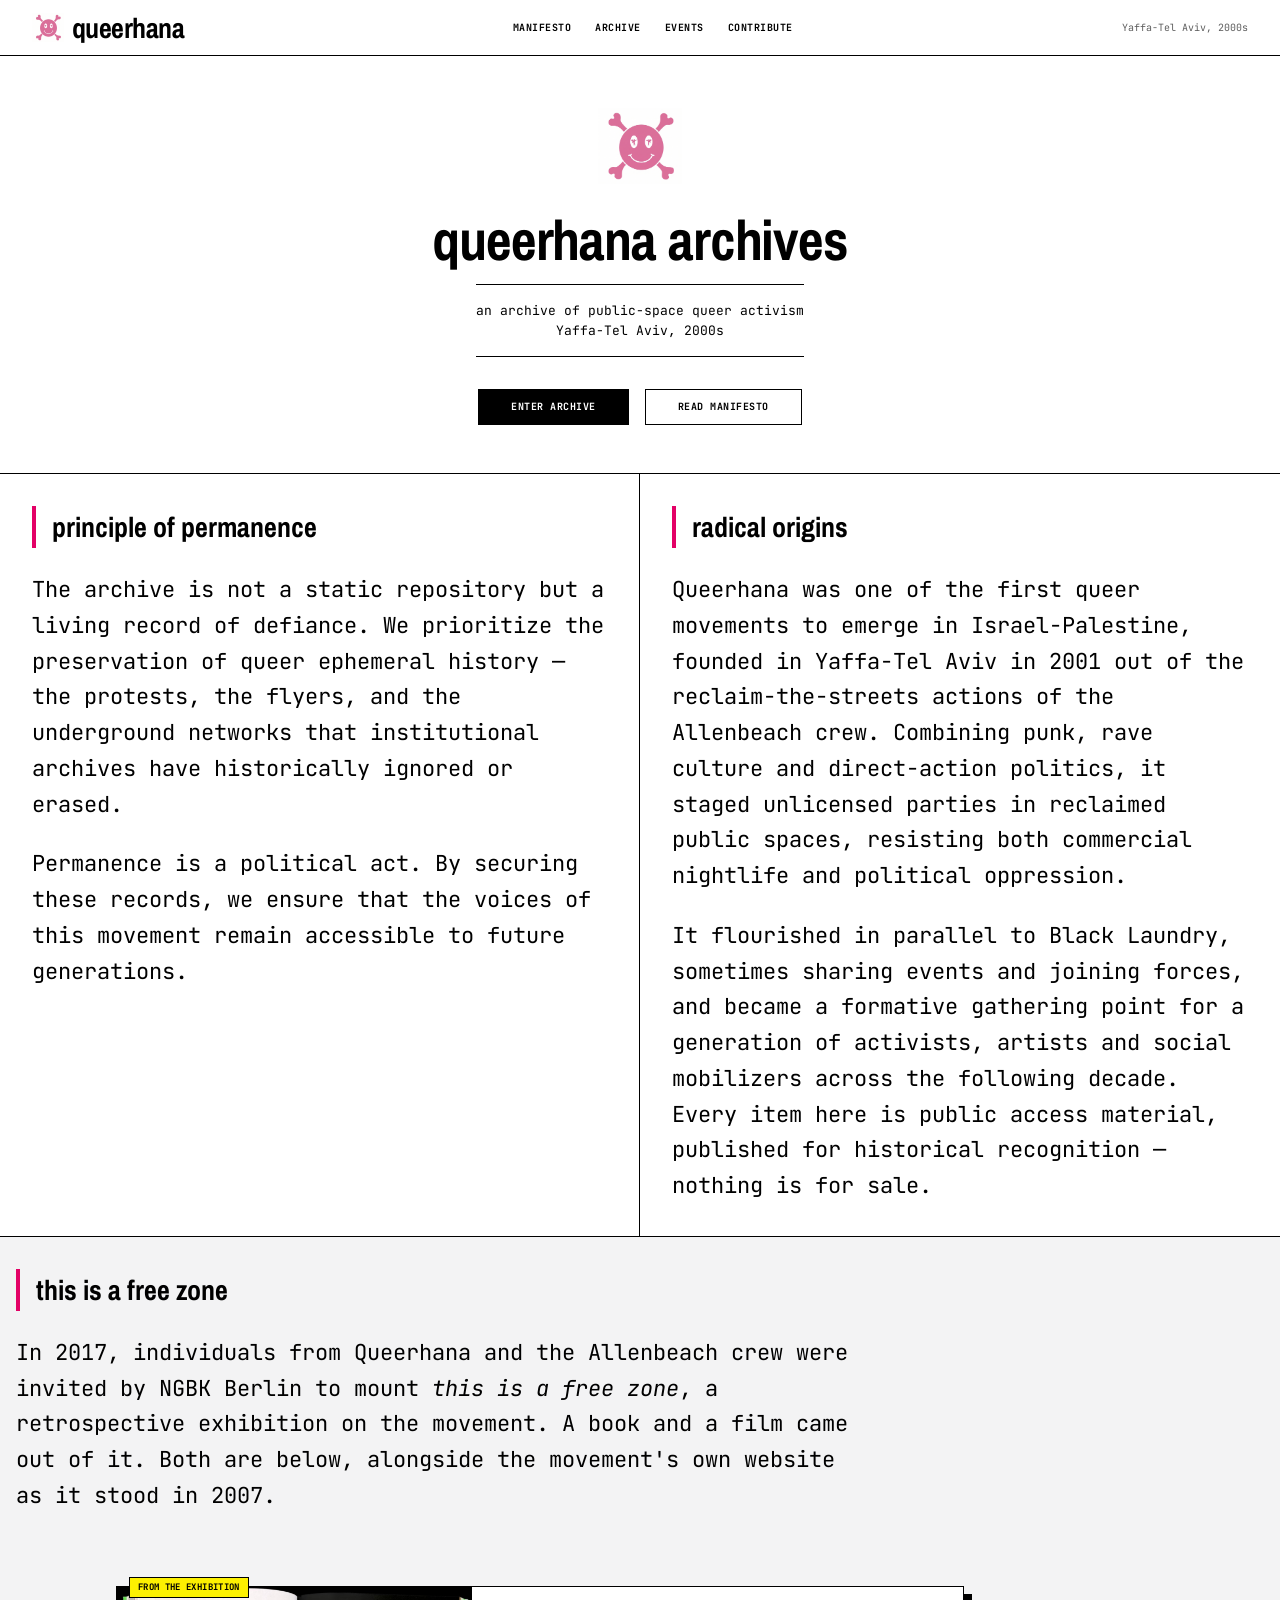
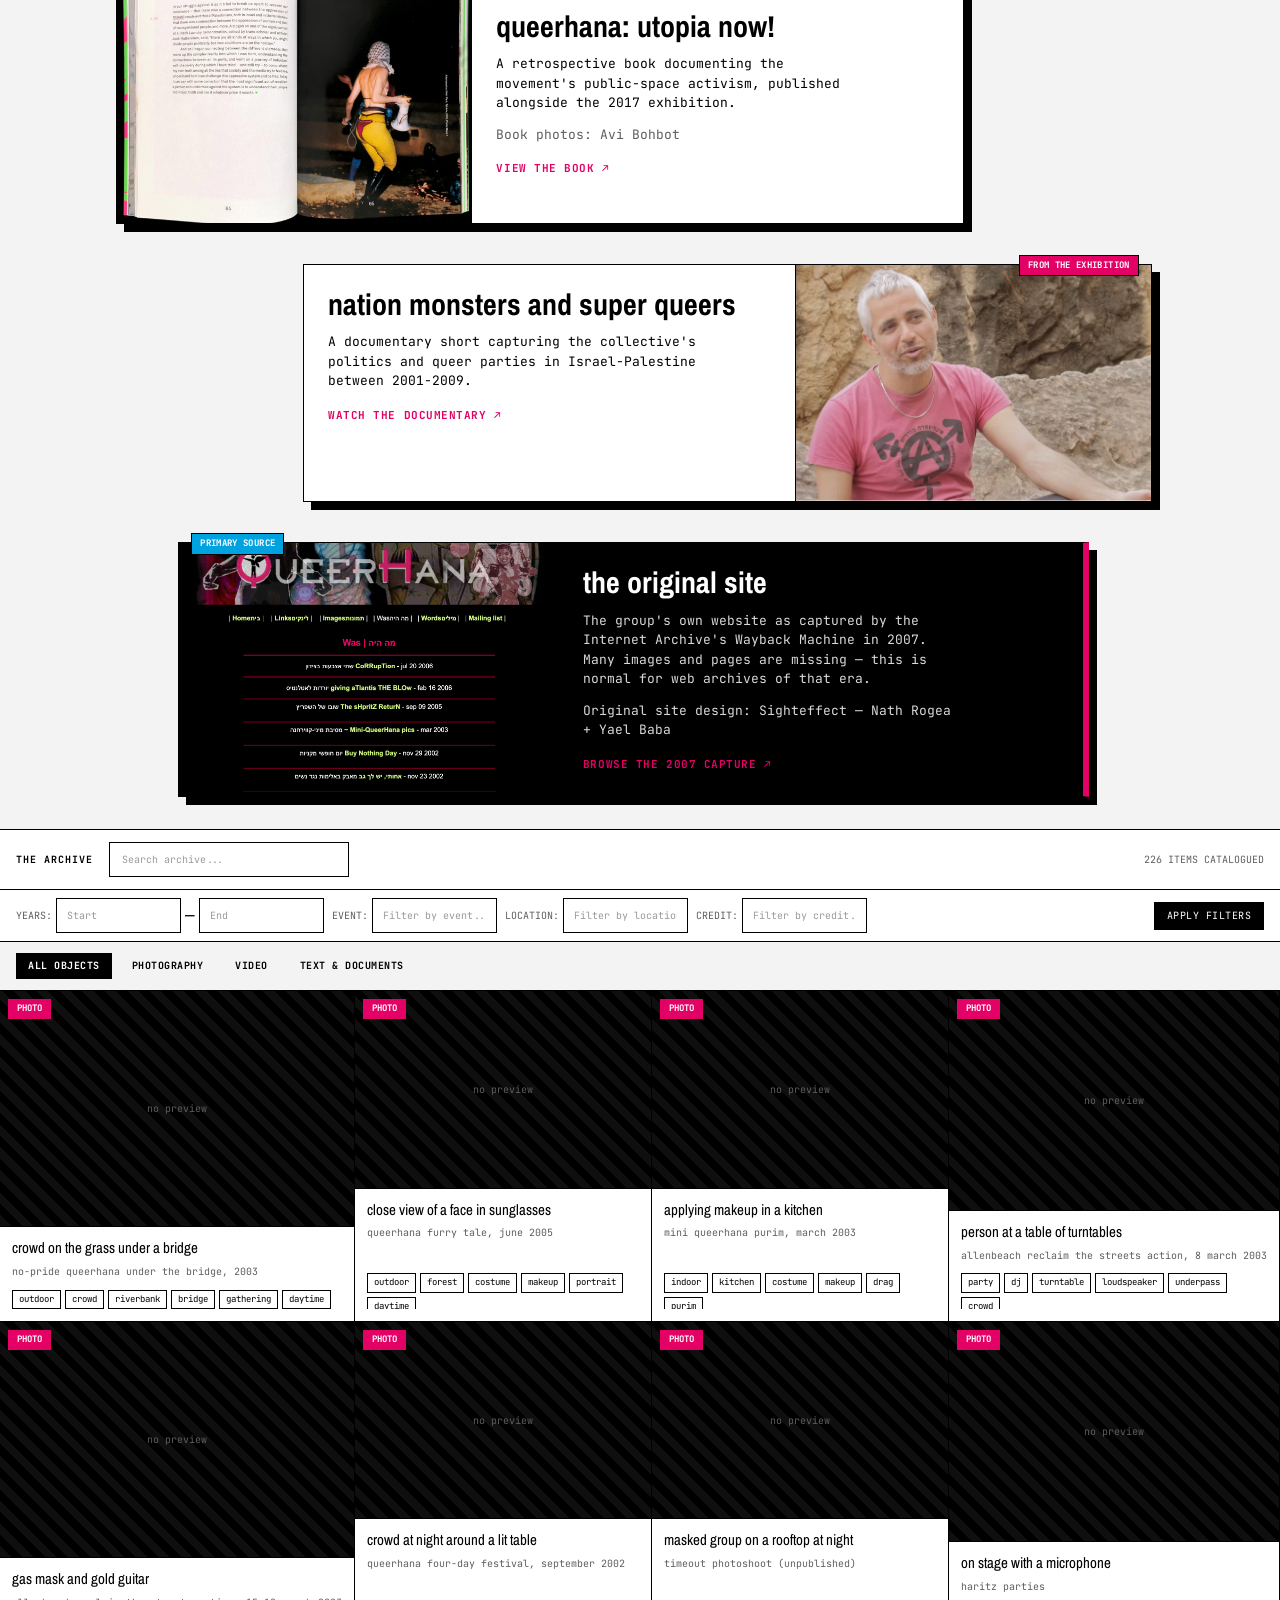
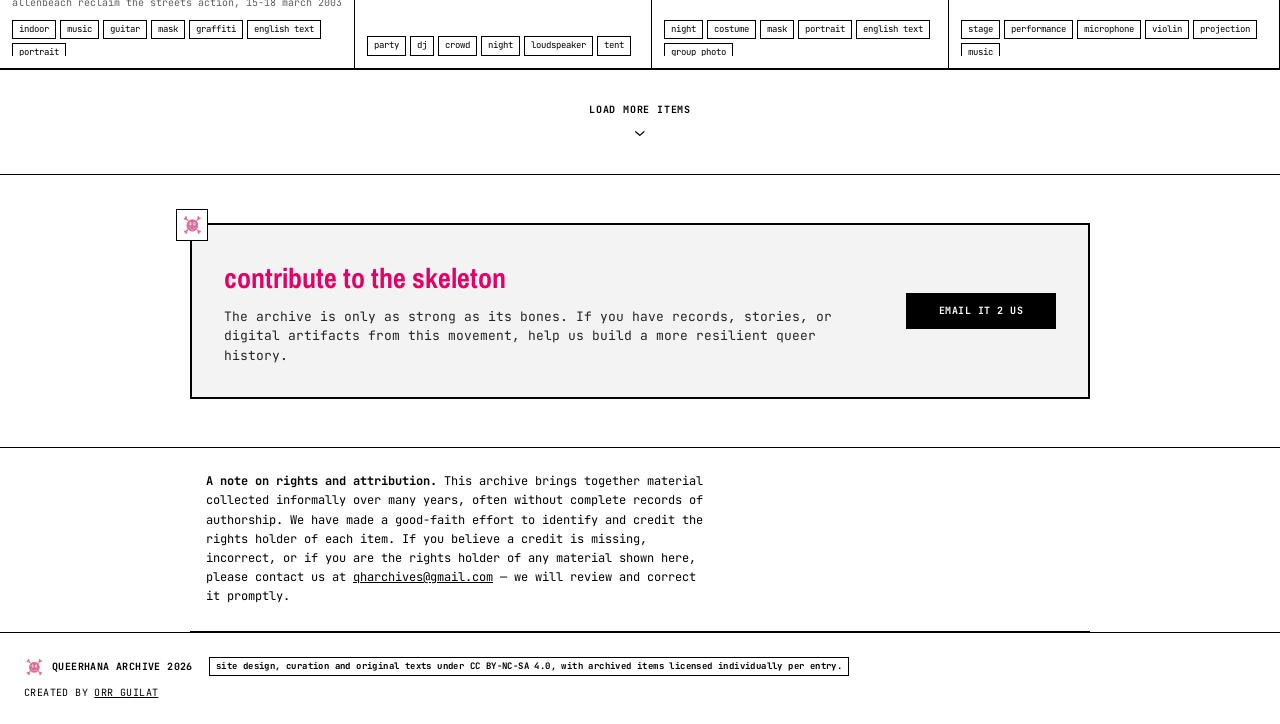
<file: index.html>
<!DOCTYPE html>
<html lang="en">
<head>
<meta charset="UTF-8">
<meta name="viewport" content="width=device-width, initial-scale=1.0">
<title>QueeRhaNA Archives</title>
<meta name="description" content="A public archive of material from a decade of queer public-space activism, Yaffa-Tel Aviv, 2000s.">
<meta property="og:type" content="website">
<meta property="og:url" content="https://queerhana.org/">
<meta property="og:title" content="QueeRhaNA Archives">
<meta property="og:description" content="A public archive of material from a decade of queer public-space activism, Yaffa-Tel Aviv, 2000s.">
<meta property="og:image" content="https://queerhana.org/assets/og-image.png">
<meta property="og:image:width" content="1200">
<meta property="og:image:height" content="630">
<meta name="twitter:card" content="summary_large_image">
<meta name="twitter:title" content="QueeRhaNA Archives">
<meta name="twitter:description" content="A public archive of material from a decade of queer public-space activism, Yaffa-Tel Aviv, 2000s.">
<meta name="twitter:image" content="https://queerhana.org/assets/og-image.png">
<link rel="icon" type="image/png" sizes="32x32" href="assets/favicon-32.png">
<link rel="icon" type="image/png" sizes="16x16" href="assets/favicon-16.png">
<link rel="apple-touch-icon" sizes="180x180" href="assets/apple-touch-icon.png">
<link rel="preconnect" href="https://fonts.googleapis.com">
<link href="https://fonts.googleapis.com/css2?family=Archivo+Narrow:wght@400;700&family=JetBrains+Mono:wght@400;500;700&display=swap" rel="stylesheet">
<link rel="stylesheet" href="style.css">
</head>
<body>

<header class="topnav">
  <div class="wordmark-group">
    <img src="assets/bones-smiley.png" alt="" class="logo-icon" width="32" height="32">
    <span class="wordmark">queerhana</span>
  </div>
  <nav aria-label="Section navigation">
    <a href="#manifesto">Manifesto</a>
    <a href="#archive">Archive</a>
    <a href="events.html">Events</a>
    <a href="#contribute">Contribute</a>
  </nav>
  <span class="locale">Yaffa-Tel Aviv, 2000s</span>
</header>

<main>
  <section class="hero" id="hero">
    <img src="assets/bones-smiley.png" alt="Queerhana" class="hero-logo" width="84" height="84">
    <h1>queerhana archives</h1>
    <p>an archive of public-space queer activism<br>Yaffa-Tel Aviv, 2000s</p>
    <div class="actions">
      <a class="btn btn-primary" href="#archive">Enter Archive</a>
      <a class="btn" href="#manifesto">Read Manifesto</a>
    </div>
  </section>

  <section class="manifesto" id="manifesto">
    <div>
      <h2>principle of permanence</h2>
      <p>The archive is not a static repository but a living record of defiance. We prioritize the preservation of queer ephemeral history — the protests, the flyers, and the underground networks that institutional archives have historically ignored or erased.</p>
      <p>Permanence is a political act. By securing these records, we ensure that the voices of this movement remain accessible to future generations.</p>
    </div>
    <div>
      <h2>radical origins</h2>
      <p>Queerhana was one of the first queer movements to emerge in Israel-Palestine, founded in Yaffa-Tel Aviv in 2001 out of the reclaim-the-streets actions of the Allenbeach crew. Combining punk, rave culture and direct-action politics, it staged unlicensed parties in reclaimed public spaces, resisting both commercial nightlife and political oppression.</p>
      <p>It flourished in parallel to Black Laundry, sometimes sharing events and joining forces, and became a formative gathering point for a generation of activists, artists and social mobilizers across the following decade. Every item here is public access material, published for historical recognition — nothing is for sale.</p>
    </div>
  </section>

  <section class="featured-ref" id="featured-reference">
    <div class="featured-intro">
      <h2>this is a free zone</h2>
      <p>In 2017, individuals from Queerhana and the Allenbeach crew were invited by NGBK Berlin to mount <em>this is a free zone</em>, a retrospective exhibition on the movement. A book and a film came out of it. Both are below, alongside the movement's own website as it stood in 2007.</p>
    </div>

    <article class="featured-card featured-card--book">
      <div class="featured-media">
        <span class="featured-badge featured-badge--yellow">From the Exhibition</span>
        <div class="featured-media-frame">
          <img id="featured-img-book" alt="The Queerhana: Utopia Now! book, photographed for the 2017 exhibition." width="600" height="400">
        </div>
      </div>
      <div class="featured-content">
        <h3>queerhana: utopia now!</h3>
        <p>A retrospective book documenting the movement's public-space activism, published alongside the 2017 exhibition.</p>
        <p class="featured-credit">Book photos: Avi Bohbot</p>
        <a class="featured-link" href="https://www.beck-shop.de/queerhana/product/25623262" target="_blank" rel="noopener">View the book &#8599;</a>
      </div>
    </article>

    <article class="featured-card featured-card--docu">
      <div class="featured-media">
        <span class="featured-badge featured-badge--pink">From the Exhibition</span>
        <div class="featured-media-frame">
          <img id="featured-img-docu" alt="Still from Nation Monsters and Super Queers, photographed for the 2017 exhibition." width="600" height="400">
        </div>
      </div>
      <div class="featured-content">
        <h3>nation monsters and super queers</h3>
        <p>A documentary short capturing the collective's politics and queer parties in Israel-Palestine between 2001-2009.</p>
        <a class="featured-link" href="https://vimeo.com/299985084" target="_blank" rel="noopener">Watch the documentary &#8599;</a>
      </div>
    </article>

    <article class="featured-card featured-card--site">
      <div class="featured-media">
        <span class="featured-badge featured-badge--cyan">Primary Source</span>
        <div class="featured-media-frame">
          <img id="featured-img-site" alt="Screenshot of the Queerhana website as captured by the Internet Archive's Wayback Machine in 2007." width="600" height="400">
        </div>
      </div>
      <div class="featured-content">
        <h3>the original site</h3>
        <p>The group's own website as captured by the Internet Archive's Wayback Machine in 2007. Many images and pages are missing — this is normal for web archives of that era.</p>
        <p class="featured-credit">Original site design: Sighteffect — Nath Rogea + Yael Baba</p>
        <a class="featured-link" href="https://web.archive.org/web/20070107140652/http://queerhana.org/" target="_blank" rel="noopener">Browse the 2007 capture &#8599;</a>
      </div>
    </article>
  </section>

  <section id="archive">
    <div class="archive-header">
      <div class="archive-header-top">
        <div class="title-row">
          <h2>The Archive</h2>
          <label for="search-input" class="visually-hidden">Search archive</label>
          <input type="search" id="search-input" placeholder="Search archive..." autocomplete="off">
        </div>
        <span class="item-count" id="item-count"></span>
      </div>

      <button class="filters-toggle" id="filters-toggle" aria-expanded="false" aria-controls="collapsible-filters">Filters <span class="chevron">&#8964;</span></button>

      <div class="collapsible-filters" id="collapsible-filters">
        <div class="adv-filters">
          <div class="adv-field">
            <span class="adv-label">Years:</span>
            <input type="text" id="filter-year-start" placeholder="Start" class="adv-input adv-input--narrow">
            <span class="adv-dash">—</span>
            <input type="text" id="filter-year-end" placeholder="End" class="adv-input adv-input--narrow">
          </div>
          <div class="adv-field">
            <span class="adv-label">Event:</span>
            <input type="text" id="filter-event" placeholder="Filter by event..." class="adv-input">
          </div>
          <div class="adv-field">
            <span class="adv-label">Location:</span>
            <input type="text" id="filter-location" placeholder="Filter by location..." class="adv-input">
          </div>
          <div class="adv-field">
            <span class="adv-label">Credit:</span>
            <input type="text" id="filter-credit" placeholder="Filter by credit..." class="adv-input">
          </div>
          <button class="btn btn-primary adv-apply" id="apply-filters">Apply Filters</button>
        </div>

        <nav class="type-filters" aria-label="Filter archive items">
          <button class="filter-btn active" data-filter="all">All Objects</button>
          <button class="filter-btn" data-filter="image">Photography</button>
          <button class="filter-btn" data-filter="video">Video</button>
          <button class="filter-btn" data-filter="pdf">Text &amp; Documents</button>
        </nav>
      </div>
    </div>

    <div id="event-header"></div>

    <section class="grid" id="catalog-grid" aria-live="polite">
      <!-- items injected by script.js -->
    </section>

    <div class="load-more-wrap">
      <button id="load-more" class="load-more" hidden>
        <span>Load More Items</span>
        <span class="chevron">&#8964;</span>
      </button>
    </div>
  </section>

  <section class="contribute" id="contribute">
    <div class="contribute-box">
      <span class="contribute-badge">
        <img src="assets/bones-smiley.png" alt="">
      </span>
      <div>
        <h2>contribute to the skeleton</h2>
        <p>The archive is only as strong as its bones. If you have records, stories, or digital artifacts from this movement, help us build a more resilient queer history.</p>
      </div>
      <a class="btn btn-primary" href="mailto:qharchives@gmail.com">Email It 2 Us</a>
    </div>
  </section>

  <section class="rights-note" id="rights">
    <p>
      <strong>A note on rights and attribution.</strong>
      This archive brings together material collected informally over many years, often without complete records of authorship. We have made a good-faith effort to identify and credit the rights holder of each item. If you believe a credit is missing, incorrect, or if you are the rights holder of any material shown here, please contact us at
      <a href="mailto:qharchives@gmail.com">qharchives@gmail.com</a> — we will review and correct it promptly.
    </p>
  </section>
</main>

<footer class="site-footer">
  <div class="footer-inner">
    <div class="footer-brand">
      <img src="assets/bones-smiley.png" alt="" class="footer-logo" width="20" height="20">
      <span>queerhana archive 2026</span>
      <span class="lic">site design, curation and original texts under CC BY-NC-SA 4.0, with archived items licensed individually per entry.</span>
    </div>
    <div class="footer-links">
      <span>Created by <a href="https://en.orrguilat.org/" target="_blank" rel="noopener">Orr Guilat</a></span>
    </div>
  </div>
</footer>

<div class="modal-overlay" id="item-modal" hidden>
  <div class="modal" role="dialog" aria-modal="true" aria-labelledby="modal-title">
    <button class="modal-close" id="modal-close" aria-label="Close">&times;</button>
    <div class="modal-thumb" id="modal-thumb"></div>
    <div class="modal-body">
      <h3 class="modal-title" id="modal-title"></h3>
      <dl class="modal-fields" id="modal-fields"></dl>
      <div class="modal-tags" id="modal-tags"></div>
      <button class="modal-desc-toggle" id="modal-desc-toggle" type="button" aria-expanded="false" aria-controls="modal-desc" aria-label="Show description">
        <span class="modal-desc-toggle-icon" aria-hidden="true">i</span> Description
      </button>
      <p class="modal-desc" id="modal-desc" hidden></p>
      <div class="card-footer" id="modal-footer">
        <div class="card-actions" id="modal-actions"></div>
      </div>
    </div>
  </div>
</div>

<script src="script.js"></script>
</body>
</html>
</file>
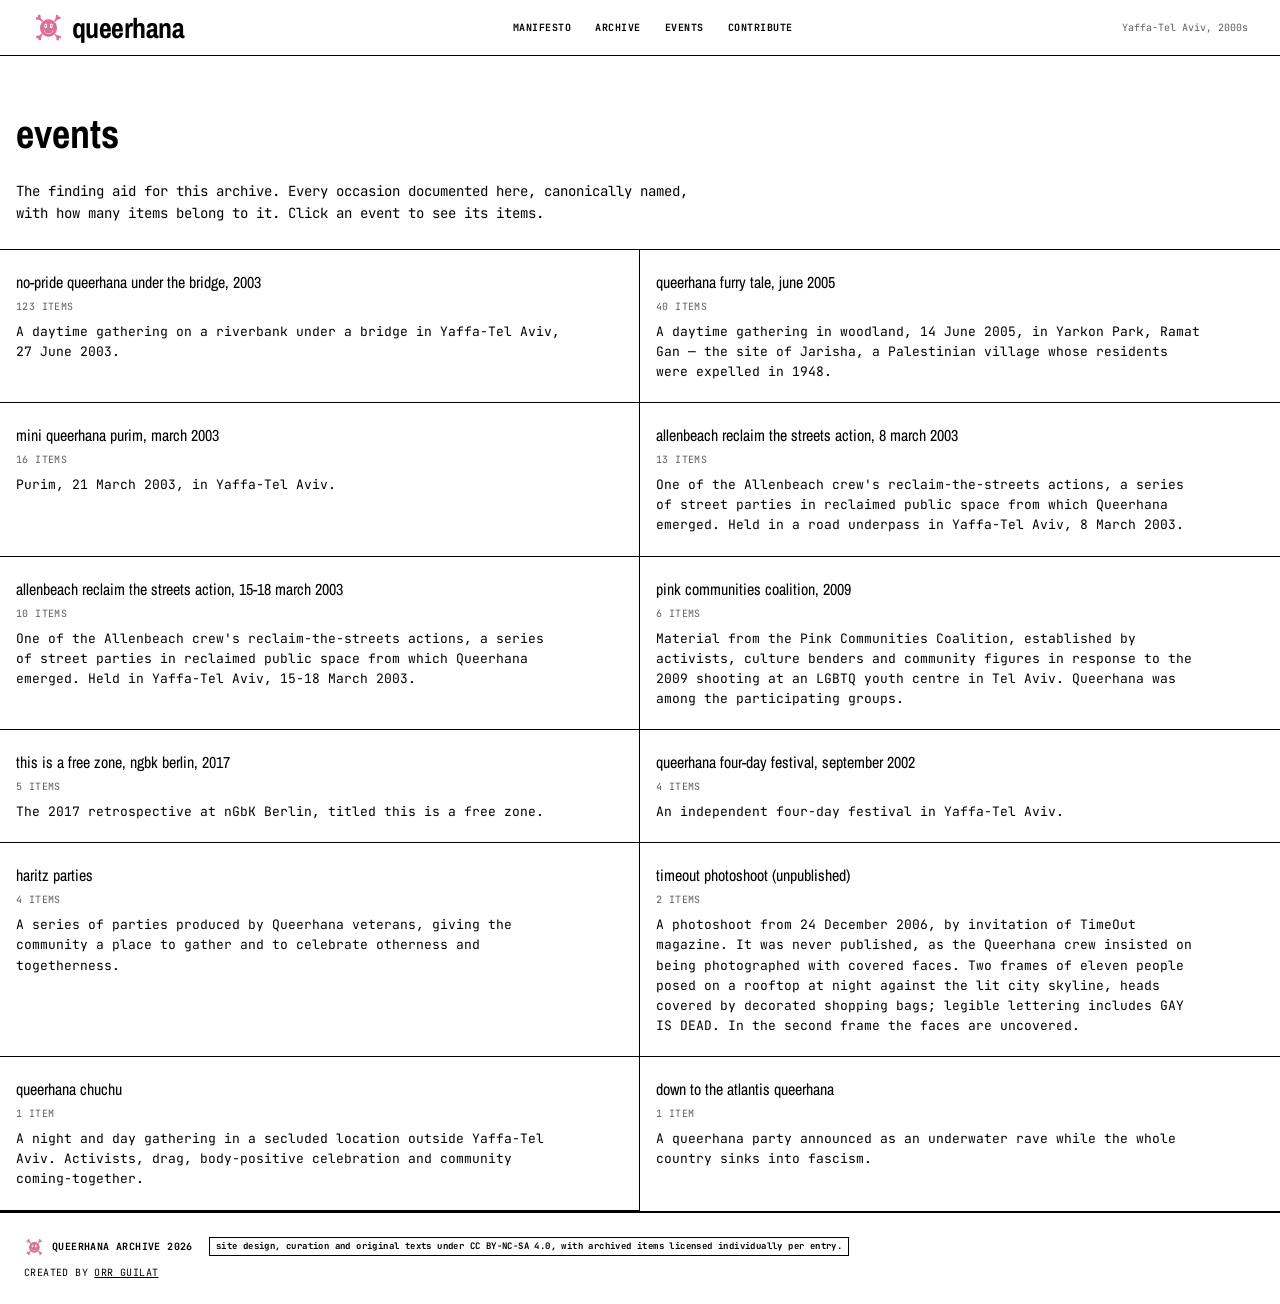
<file: events.html>
<!DOCTYPE html>
<html lang="en">
<head>
<meta charset="UTF-8">
<meta name="viewport" content="width=device-width, initial-scale=1.0">
<title>Events — QueeRhaNA Archives</title>
<meta name="description" content="The finding aid for QueeRhaNA Archives: every canonical event, with its item count.">
<link rel="icon" type="image/png" sizes="32x32" href="assets/favicon-32.png">
<link rel="icon" type="image/png" sizes="16x16" href="assets/favicon-16.png">
<link rel="apple-touch-icon" sizes="180x180" href="assets/apple-touch-icon.png">
<link rel="preconnect" href="https://fonts.googleapis.com">
<link href="https://fonts.googleapis.com/css2?family=Archivo+Narrow:wght@400;700&family=JetBrains+Mono:wght@400;500;700&display=swap" rel="stylesheet">
<link rel="stylesheet" href="style.css">
</head>
<body>

<header class="topnav">
  <div class="wordmark-group">
    <a href="index.html" style="display:flex;align-items:center;gap:8px;text-decoration:none;color:inherit;">
      <img src="assets/bones-smiley.png" alt="" class="logo-icon" width="32" height="32">
      <span class="wordmark">queerhana</span>
    </a>
  </div>
  <nav aria-label="Section navigation">
    <a href="index.html#manifesto">Manifesto</a>
    <a href="index.html#archive">Archive</a>
    <a href="events.html">Events</a>
    <a href="index.html#contribute">Contribute</a>
  </nav>
  <span class="locale">Yaffa-Tel Aviv, 2000s</span>
</header>

<main>
  <section class="events-intro">
    <h1>events</h1>
    <p>The finding aid for this archive. Every occasion documented here, canonically named, with how many items belong to it. Click an event to see its items.</p>
  </section>

  <section class="events-list" id="events-list" aria-live="polite">
    <!-- populated by events.js -->
  </section>
</main>

<footer class="site-footer">
  <div class="footer-inner">
    <div class="footer-brand">
      <img src="assets/bones-smiley.png" alt="" class="footer-logo" width="20" height="20">
      <span>queerhana archive 2026</span>
      <span class="lic">site design, curation and original texts under CC BY-NC-SA 4.0, with archived items licensed individually per entry.</span>
    </div>
    <div class="footer-links">
      <span>Created by <a href="https://en.orrguilat.org/" target="_blank" rel="noopener">Orr Guilat</a></span>
    </div>
  </div>
</footer>

<script src="events.js"></script>
</body>
</html>
</file>
<file: style.css>
:root {
  --ink: #000000;
  --paper: #ffffff;
  --bg: #f9f9f9;
  --surface-low: #f3f3f4;
  --secondary: #5e5e5e;
  --voltage-pink: #e30166;
  --bright-yellow: #fdf001;
  --neon-green: #00ff41;
  --cyber-blue: #00a3e0;
  --font-display: 'Archivo Narrow', 'Arial Narrow', sans-serif;
  --font-mono: 'JetBrains Mono', 'Space Mono', monospace;
}

* { box-sizing: border-box; }
html { background: var(--bg); }
body {
  margin: 0;
  background: var(--paper);
  color: var(--ink);
  font-family: var(--font-mono);
  line-height: 1.5;
}
a { color: inherit; }
button { font-family: inherit; cursor: pointer; }
input { font-family: inherit; }
a:focus-visible, button:focus-visible, input:focus-visible {
  outline: 2px solid var(--voltage-pink); outline-offset: 1px;
}
.visually-hidden {
  position: absolute; width: 1px; height: 1px;
  overflow: hidden; clip: rect(0 0 0 0); white-space: nowrap;
}

/* ---------- Top nav ---------- */
.topnav {
  position: sticky; top: 0; z-index: 50;
  background: var(--paper);
  border-bottom: 1px solid var(--ink);
  display: flex; justify-content: space-between; align-items: center;
  padding: 0 16px; height: 56px;
}
.wordmark-group { display: flex; align-items: center; gap: 8px; }
.logo-icon { width: 28px; height: 28px; object-fit: contain; display: block; }
.topnav .wordmark {
  font-family: var(--font-display); font-weight: 700;
  font-size: 22px; text-transform: lowercase; letter-spacing: -0.02em;
}
.topnav nav { display: flex; gap: 4px; }
.topnav nav a {
  font-size: 10px; font-weight: 700; text-transform: uppercase;
  letter-spacing: 0.05em; text-decoration: none; color: var(--ink);
  padding: 6px 10px;
}
.topnav nav a:hover { background: var(--voltage-pink); color: #fff; }
.topnav .locale { font-size: 10px; color: var(--secondary); display: none; }

@media (min-width: 768px) {
  .topnav { padding: 0 32px; }
  .topnav .wordmark { font-size: 28px; }
  .logo-icon { width: 32px; height: 32px; }
  .topnav .locale { display: inline; }
}

/* ---------- Hero ---------- */
.hero {
  border-bottom: 1px solid var(--ink);
  padding: 48px 16px;
  min-height: 40vh;
  display: flex; flex-direction: column; align-items: center; justify-content: center;
  text-align: center;
}
.hero-logo {
  width: 84px; height: 84px; object-fit: contain; margin-bottom: 24px;
  animation: blink 1s infinite alternate;
}
@keyframes blink { from { opacity: 1; } to { opacity: 0.4; } }
.hero h1 {
  font-family: var(--font-display); font-weight: 700;
  font-size: 8vw; line-height: 1; text-transform: lowercase;
  letter-spacing: -0.02em; margin: 0 0 16px;
}
.hero p {
  font-size: 13px; max-width: 672px; margin: 0 auto 32px;
  border-top: 1px solid var(--ink); border-bottom: 1px solid var(--ink);
  padding: 16px 0;
}
.hero .actions { display: flex; flex-direction: column; gap: 16px; }
.btn {
  display: inline-block; padding: 12px 32px;
  font-size: 10px; font-weight: 700; line-height: 1; text-transform: uppercase; letter-spacing: 0.05em;
  border: 1px solid var(--ink); text-decoration: none; text-align: center;
  background: transparent; color: var(--ink); white-space: nowrap;
}
.btn:hover { background: var(--ink); color: var(--paper); }
.btn-primary { background: var(--ink); color: var(--paper); }
.btn-primary:hover { background: var(--voltage-pink); border-color: var(--voltage-pink); }

@media (min-width: 640px) {
  .hero h1 { font-size: 56px; }
  .hero .actions { flex-direction: row; justify-content: center; }
}

/* ---------- Manifesto ---------- */
.manifesto {
  display: grid; grid-template-columns: 1fr;
  border-bottom: 1px solid var(--ink);
}
.manifesto > div {
  padding: 16px;
  border-bottom: 1px solid var(--ink);
}
.manifesto > div:last-child { border-bottom: none; }
.manifesto h2 {
  font-family: var(--font-display); font-weight: 700; font-size: 22px;
  text-transform: lowercase; margin: 0 0 24px;
  border-left: 4px solid var(--voltage-pink); padding-left: 16px;
}
.manifesto p { font-size: 18px; line-height: 1.625; max-width: 65ch; margin: 0 0 24px; }
.manifesto p:last-child { margin-bottom: 0; }

@media (min-width: 768px) {
  .manifesto { grid-template-columns: 1fr 1fr; }
  .manifesto > div { padding: 32px; border-bottom: none; }
  .manifesto > div:first-child { border-right: 1px solid var(--ink); }
  .manifesto h2 { font-size: 28px; }
  .manifesto p { font-size: 22px; }
}

/* ---------- Featured reference (book / documentary / original site) ---------- */
.featured-intro h2 {
  font-family: var(--font-display); font-weight: 700; font-size: 22px;
  text-transform: lowercase; margin: 0 0 24px;
  border-left: 4px solid var(--voltage-pink); padding-left: 16px;
}
.featured-intro h2 em { font-style: normal; } /* lowercase house style already signals the title; no italic needed */
.featured-intro p { font-size: 18px; line-height: 1.625; max-width: 65ch; margin: 0 0 32px; }

@media (min-width: 768px) {
  .featured-intro h2 { font-size: 28px; }
  .featured-intro p { font-size: 22px; }
}

.featured-ref {
  border-bottom: 1px solid var(--ink);
  background: var(--surface-low); /* nearest existing var to mockup's #FCFAED */
  padding: 32px 16px;
  display: flex; flex-direction: column; gap: 40px;
}

.featured-card {
  border: 1px solid var(--ink);
  background: var(--paper);
  display: flex; flex-direction: column;
  box-shadow: 8px 8px 0 var(--ink);
}

.featured-media {
  position: relative;
  border-bottom: 1px solid var(--ink);
}
/* The ratio box is a plain (non-flex-item) block nested one level inside the
   flex item, not the flex item itself. Testing showed both aspect-ratio and
   the padding-bottom percentage trick resolve incorrectly when applied
   directly to a flex item (aspect-ratio didn't constrain height when the
   item's width came from column-stretch; padding-bottom resolved against the
   flex container's width instead of the item's own 42% flex-basis in the
   row layout). Nesting it isolates the ratio math from either flex context,
   so it's correct -- and identical -- at every width. */
.featured-media-frame {
  position: relative;
  width: 100%;
  height: 0;
  padding-bottom: 66.6667%; /* 3:2, same ratio on all three cards at every width */
  overflow: hidden;
  background: var(--ink);
}
.featured-media-frame img {
  position: absolute; inset: 0;
  width: 100%; height: 100%; object-fit: cover; object-position: center; display: block;
}

.featured-badge {
  position: absolute; top: -10px; left: 12px; z-index: 2;
  font-size: 9px; font-weight: 700; text-transform: uppercase; letter-spacing: 0.04em;
  padding: 3px 8px; border: 1px solid var(--ink); color: var(--ink);
}
.featured-badge--yellow { background: var(--bright-yellow); }
.featured-badge--pink   { background: var(--voltage-pink); color: #fff; }
.featured-badge--cyan   { background: var(--cyber-blue); color: #fff; }
.featured-card--docu .featured-badge { left: auto; right: 12px; }

.featured-content {
  padding: 24px; flex: 1 1 auto;
  display: flex; flex-direction: column; gap: 12px;
}
.featured-content h3 {
  font-family: var(--font-display); font-weight: 700; font-size: 30px;
  text-transform: lowercase; line-height: 1.05; margin: 0;
}
.featured-content p { font-size: 13px; line-height: 1.5; margin: 0; max-width: 46ch; }
.featured-credit { font-size: 10px; color: var(--secondary); margin: -4px 0 0; }
.featured-link {
  display: inline-block; align-self: flex-start; margin-top: 4px;
  font-size: 11px; font-weight: 700; text-transform: uppercase; letter-spacing: 0.05em;
  text-decoration: none; color: var(--voltage-pink);
}
.featured-link:hover { text-decoration: underline; }

.featured-card--site { background: var(--ink); border-right: 6px solid var(--voltage-pink); }
.featured-card--site .featured-content h3 { color: var(--paper); }
.featured-card--site .featured-content p { color: rgba(255,255,255,0.85); }
.featured-card--site .featured-credit { color: rgba(255,255,255,0.5); }
.featured-card--site .featured-link { color: var(--voltage-pink); }

@media (min-width: 768px) {
  .featured-card { flex-direction: row; align-items: flex-start; }
  .featured-media {
    flex: 0 0 42%;
    border-bottom: none; border-right: 1px solid var(--ink);
  }
  .featured-card--docu { flex-direction: row-reverse; }
  .featured-card--docu .featured-media { border-right: none; border-left: 1px solid var(--ink); }

  /* Staggered widths/offsets, not a uniform full-width stack -- book sits left,
     documentary mirrors it to the right, the site capture centers between them. */
  .featured-card--book { width: 68%; margin: 0 23% 0 8%; }
  .featured-card--docu { width: 68%; margin: 0 8% 0 23%; }
  .featured-card--site { width: 73%; margin: 0 14% 0 13%; }
}

/* ---------- Rights note (own section, above footer) ---------- */
.rights-note {
  border-bottom: 1px solid var(--ink);
  padding: 24px 16px;
  max-width: 900px;
  margin: 0 auto;
}
.rights-note p { font-size: 12px; line-height: 1.6; max-width: 72ch; margin: 0; }
.rights-note a { text-decoration: underline; }
.rights-note a:hover { color: var(--voltage-pink); }

/* ---------- Archive header (sticky filters) ---------- */
.archive-header {
  background: var(--paper);
  border-bottom: 1px solid var(--ink);
}
.archive-header-top {
  position: sticky; top: 56px; z-index: 40;
  background: var(--paper);
  padding: 12px 16px;
  display: flex; flex-direction: column; gap: 12px;
  border-bottom: 1px solid var(--ink);
}
.archive-header-top .title-row {
  display: flex; align-items: center; gap: 16px;
}
.archive-header-top h2 {
  font-size: 10px; font-weight: 700; text-transform: uppercase;
  letter-spacing: 0.1em; white-space: nowrap; margin: 0;
}
#search-input {
  flex-grow: 1;
  background: transparent; border: 1px solid var(--ink);
  padding: 10px 12px; font-size: 10px; line-height: 1;
}
#search-input::placeholder { color: rgba(0,0,0,0.4); }
.item-count { font-size: 10px; color: var(--secondary); text-transform: uppercase; white-space: nowrap; }

/* Advanced filters row */
.adv-filters {
  padding: 8px 16px;
  display: flex; flex-wrap: wrap; align-items: center; gap: 8px;
  border-bottom: 1px solid var(--ink);
  background: var(--paper);
}
.adv-field { display: flex; align-items: center; gap: 4px; flex-grow: 1; }
.adv-label {
  font-size: 10px; font-weight: 400; text-transform: uppercase; color: var(--secondary);
  white-space: nowrap;
}
.adv-input {
  background: transparent; border: 1px solid var(--ink);
  padding: 10px 10px; font-size: 10px; line-height: 1; min-width: 0; flex-grow: 1;
}
.adv-input--narrow { width: 64px; flex-grow: 0; }
.adv-input::placeholder { color: rgba(0,0,0,0.4); }
.adv-dash { color: var(--ink); }
.adv-apply {
  margin-left: auto; padding: 8px 12px; font-size: 10px; font-weight: 400; line-height: 1;
}

.type-filters {
  height: 48px; box-sizing: border-box;
  padding: 0 16px;
  display: flex; flex-wrap: nowrap; align-items: center; gap: 8px;
  background: var(--surface-low);
  overflow-x: auto; overflow-y: hidden;
  -webkit-overflow-scrolling: touch;
}
.filter-btn {
  font-size: 10px; font-weight: 700; letter-spacing: 0.05em; line-height: 1;
  text-transform: uppercase;
  background: transparent; border: none; color: var(--ink);
  padding: 8px 12px; white-space: nowrap;
}
.filter-btn:hover { background: var(--ink); color: var(--paper); }
.filter-btn.active { background: var(--ink); color: var(--paper); }

.filters-toggle { display: none; }

@media (min-width: 768px) {
  .archive-header-top { flex-direction: row; justify-content: space-between; align-items: center; }
  .archive-header-top .title-row { width: auto; }
  #search-input { width: 240px; flex-grow: 0; }
  .adv-field { flex-grow: 0; }
  .adv-input { flex-grow: 0; width: 125px; }
}

/* Mobile-only: collapse the advanced filters + object-type tabs behind a
   toggle so they don't consume most of the screen. The collapsible content
   is deliberately NOT inside the sticky element (only .archive-header-top
   is sticky) - a sticky ancestor whose height changes when a child toggles
   display is a known source of real-device reflow bugs that a static
   render can't catch. Desktop is untouched by this block. */
@media (max-width: 767px) {
  .filters-toggle {
    display: flex; align-items: center; gap: 6px; width: 100%;
    background: var(--paper); border: none; border-bottom: 1px solid var(--ink);
    padding: 10px 16px; font-size: 10px; font-weight: 700; text-transform: uppercase;
    letter-spacing: 0.05em; color: var(--ink); line-height: 1;
  }
  .filters-toggle .chevron { font-size: 14px; transition: transform 0.15s; }
  .filters-toggle[aria-expanded="true"] .chevron { transform: rotate(180deg); }
  .collapsible-filters { display: none; }
  .collapsible-filters.open { display: block; }

  /* Keep further-reading/viewing text flush with the thumbnail's top edge
     regardless of how many lines the title wraps to (desktop keeps
     justify-content:center as-is, per the literal mockup markup). */
  .featured-text { justify-content: flex-start; }
}

/* ---------- Grid ---------- */
.grid {
  display: grid;
  grid-template-columns: 1fr;
  border-bottom: 1px solid var(--ink);
}
@media (min-width: 640px) { .grid { grid-template-columns: 1fr 1fr; } }
@media (min-width: 1024px) { .grid { grid-template-columns: repeat(4, 1fr); } }

.card {
  border-right: 1px solid var(--ink);
  border-bottom: 1px solid var(--ink);
  display: flex; flex-direction: column;
  background: var(--paper);
}

.card-thumb {
  position: relative;
  aspect-ratio: 3 / 2;
  overflow: hidden;
  background: var(--ink);
  border-bottom: 1px solid var(--ink);
  display: block;
}
.card-thumb img {
  width: 100%; height: 100%; object-fit: cover; display: block;
  filter: grayscale(1);
  transition: filter 0.3s;
}
.card:hover .card-thumb img { filter: grayscale(0); }
.card-thumb.noimg::after {
  content: "no preview";
  position: absolute;
  inset: 0;
  display: flex;
  align-items: center;
  justify-content: center;
  font-size: 10px;
  color: var(--secondary);
  background:
    repeating-linear-gradient(45deg, rgba(255,255,255,0.06) 0 8px, transparent 8px 16px);
}

/* Text-item thumbnail: white-on-black excerpt (Option B) */
.card-thumb.card-thumb--text {
  background: var(--ink);
  display: flex; align-items: center; justify-content: center;
  padding: 16px;
}
.card-thumb--text .excerpt {
  color: #fff;
  font-family: var(--font-mono);
  font-size: 13px;
  line-height: 1.5;
  text-align: center;
  direction: rtl;
  unicode-bidi: plaintext;
}

.card-tag {
  position: absolute; top: 8px; left: 8px; z-index: 2;
  font-size: 9px; font-weight: 700; text-transform: uppercase;
  padding: 2px 8px; border: 1px solid; color: #fff;
}
.card-tag.tag-image  { background: var(--voltage-pink); border-color: var(--voltage-pink); }
.card-tag.tag-video  { background: var(--cyber-blue); border-color: var(--cyber-blue); }
.card-tag.tag-pdf    { background: var(--bright-yellow); border-color: var(--bright-yellow); color: var(--ink); }

.card { cursor: pointer; }
.card:focus-visible { outline: 2px solid var(--voltage-pink); outline-offset: -2px; }
.card-body { padding: 12px; flex-grow: 1; display: flex; flex-direction: column; gap: 6px; min-height: 92px; }
.card-title {
  font-family: var(--font-display); font-weight: 400; font-size: 15px;
  text-transform: lowercase; line-height: 1.25; margin: 0;
  display: -webkit-box; -webkit-line-clamp: 2; -webkit-box-orient: vertical;
  overflow: hidden;
}
.card-desc { font-size: 11px; line-height: 1.25; color: rgba(0,0,0,0.8); margin: 0 0 8px; }
.card-event {
  font-size: 10px; color: var(--secondary); font-family: var(--font-mono);
  white-space: nowrap; overflow: hidden; text-overflow: ellipsis;
}
a.card-event { text-decoration: none; display: block; }
a.card-event:hover, a.card-event:focus-visible { color: var(--voltage-pink); text-decoration: underline; }
.card-meta { font-size: 10px; color: var(--secondary); display: flex; flex-direction: column; gap: 2px; }
.card-tags {
  display: flex; flex-wrap: wrap; gap: 4px; overflow: hidden; max-height: 40px;
  margin-top: auto; padding-top: 4px;
}

.tag-chip {
  font-size: 9px; font-family: var(--font-mono); text-transform: lowercase;
  border: 1px solid var(--ink); padding: 2px 6px; color: var(--ink); white-space: nowrap;
}

.card-footer {
  display: flex; align-items: center; justify-content: space-between;
  margin-top: 12px; padding-top: 8px;
  border-top: 1px dotted rgba(0,0,0,0.2);
}
.card-license {
  font-size: 9px; border: 1px solid var(--ink); padding: 2px 6px;
}
.card-actions { display: flex; gap: 4px; }
.card-actions a {
  width: 24px; height: 24px; display: flex; align-items: center; justify-content: center;
  background: var(--ink); color: var(--paper); text-decoration: none; font-size: 13px;
}
.card-actions a:hover { background: var(--voltage-pink); }

/* ---------- Item detail modal ---------- */
.modal-overlay {
  position: fixed; inset: 0; background: rgba(0,0,0,0.75);
  display: flex; align-items: center; justify-content: center;
  padding: 20px; z-index: 200;
}
.modal-overlay[hidden] { display: none; }
.modal {
  background: var(--paper); border: 1px solid var(--ink);
  width: 100%; max-width: 760px; max-height: 90vh; overflow-y: auto;
  position: relative; display: flex; flex-direction: column;
}
@media (min-width: 700px) { .modal { flex-direction: row; } }
.modal-close {
  position: absolute; top: 8px; right: 8px; z-index: 2;
  width: 32px; height: 32px; display: flex; align-items: center; justify-content: center;
  background: var(--ink); color: var(--paper); border: none; font-size: 20px; line-height: 1;
  cursor: pointer;
}
.modal-close:hover { background: var(--voltage-pink); }
.modal-thumb {
  background: var(--ink); flex: 0 0 auto; display: flex; align-items: center; justify-content: center;
  position: relative;
}
.modal-thumb img { width: 100%; height: auto; max-height: 50vh; object-fit: contain; display: block; }
.modal-thumb img.modal-thumb-loading { filter: blur(6px); transition: filter 0.2s; }
.modal-thumb .excerpt {
  color: #fff; font-family: var(--font-mono); font-size: 13px; line-height: 1.5;
  text-align: center; direction: rtl; unicode-bidi: plaintext; padding: 24px;
}
.modal-thumb.noimg { min-height: 200px; position: relative; }
.modal-thumb.noimg::after {
  content: "no preview";
  position: absolute; inset: 0;
  display: flex; align-items: center; justify-content: center;
  font-size: 11px; color: var(--secondary);
  background: repeating-linear-gradient(45deg, rgba(255,255,255,0.06) 0 8px, transparent 8px 16px);
}
@media (min-width: 700px) {
  .modal-thumb { flex: 0 0 42%; }
  .modal-thumb img { max-height: 90vh; height: 100%; object-fit: cover; }
}
.modal-body { padding: 24px; flex: 1 1 auto; min-width: 0; }
.modal-title {
  font-family: var(--font-display); font-weight: 400; font-size: 24px;
  text-transform: lowercase; line-height: 1.2; margin: 0 0 12px;
}
.modal-desc { font-size: 13px; line-height: 1.55; margin: 0 0 16px; }
.modal-desc-toggle {
  display: inline-flex; align-items: center; gap: 6px;
  background: transparent; border: 1px solid var(--ink); color: var(--ink);
  font-size: 10px; font-weight: 700; text-transform: uppercase; letter-spacing: 0.05em;
  padding: 6px 12px; margin: 0 0 12px;
}
.modal-desc-toggle:hover { background: var(--ink); color: var(--paper); }
.modal-desc-toggle-icon {
  display: inline-flex; align-items: center; justify-content: center;
  width: 14px; height: 14px; border-radius: 50%; border: 1px solid currentColor;
  font-size: 9px; font-style: italic; font-family: Georgia, serif; line-height: 1;
}
.modal-fields {
  font-size: 11px; display: grid; grid-template-columns: auto 1fr; gap: 4px 12px;
  margin: 0 0 16px;
}
.modal-fields dt { font-weight: 700; color: var(--secondary); text-transform: uppercase; letter-spacing: 0.03em; }
.modal-fields dd { margin: 0; }
.modal-tags { display: flex; flex-wrap: wrap; gap: 5px; margin-bottom: 16px; }
#modal-footer { justify-content: flex-end; }

.empty-msg { font-size: 12px; padding: 32px 16px; grid-column: 1 / -1; }

/* ---------- Load more ---------- */
.load-more-wrap {
  display: flex; justify-content: center;
  padding: 32px 16px;
  border-bottom: 1px solid var(--ink);
}
.load-more {
  display: flex; flex-direction: column; align-items: center; gap: 4px;
  background: none; border: none; color: var(--ink);
  font-size: 10px; font-weight: 700; text-transform: uppercase; letter-spacing: 0.08em;
}
.load-more:hover { color: var(--voltage-pink); }
.load-more .chevron { font-size: 16px; animation: bounce 1.4s infinite; }
@keyframes bounce {
  0%, 100% { transform: translateY(0); }
  50% { transform: translateY(4px); }
}

/* ---------- Contribute ---------- */
.contribute {
  border-bottom: 1px solid var(--ink);
  padding: 48px 16px;
}
.contribute-box {
  position: relative;
  max-width: 900px; margin: 0 auto;
  border: 2px solid var(--ink);
  background: var(--surface-low);
  padding: 32px;
  display: flex; flex-direction: column; gap: 20px;
  text-align: center;
}
.contribute-badge {
  position: absolute; top: -16px; left: -16px;
  width: 32px; height: 32px;
  background: #fff; border: 1px solid var(--ink);
  display: flex; align-items: center; justify-content: center;
}
.contribute-badge img { width: 22px; height: 22px; object-fit: contain; }
.contribute-box h2 {
  font-family: var(--font-display); font-weight: 700; font-size: 22px;
  text-transform: lowercase; color: var(--voltage-pink); margin: 0 0 8px;
}
.contribute-box p { font-size: 13px; margin: 0; opacity: 0.85; }

@media (min-width: 768px) {
  .contribute-box { flex-direction: row; align-items: center; justify-content: space-between; text-align: left; }
  .contribute-box h2 { font-size: 28px; }
}

/* ---------- Footer ---------- */
.site-footer { border-top: 1px solid var(--ink); background: var(--paper); }
.footer-inner {
  padding: 24px;
  display: flex; flex-direction: column; align-items: flex-start; gap: 8px;
}
.footer-brand {
  display: flex; align-items: center; gap: 8px;
  font-size: 10px; font-weight: 700; text-transform: uppercase; letter-spacing: 0.04em;
}
.footer-logo { object-fit: contain; }
.footer-brand .lic {
  border: 1px solid var(--ink); padding: 2px 6px; font-size: 9px; text-transform: none;
  margin-left: 8px;
}
.footer-links {
  font-size: 10px; color: var(--ink); text-transform: uppercase; letter-spacing: 0.04em;
  display: flex; flex-wrap: wrap; gap: 16px; align-items: center;
}
.footer-links a { text-decoration: underline; }
.footer-links a:hover { color: var(--voltage-pink); }

@media (prefers-reduced-motion: reduce) {
  .card-thumb img { transition: none; }
  .load-more .chevron { animation: none; }
  .hero-logo { animation: none; }
}

/* ---------- Events page (finding aid) ---------- */
.events-intro { padding: 48px 16px 24px; max-width: 720px; }
.events-intro h1 {
  font-family: var(--font-display); font-weight: 700; font-size: 40px;
  text-transform: lowercase; margin: 0 0 16px;
}
.events-intro p { font-size: 14px; line-height: 1.6; margin: 0; }

.events-list {
  display: grid; grid-template-columns: 1fr;
  border-top: 1px solid var(--ink); border-bottom: 1px solid var(--ink);
}
.event-card { padding: 20px 16px; border-bottom: 1px solid var(--ink); }
.event-card:last-child { border-bottom: none; }
.event-card h2 { font-size: 16px; font-weight: 400; margin: 0 0 4px; }
.event-card h2 a {
  font-family: var(--font-display); text-transform: lowercase;
  color: var(--ink); text-decoration: none;
}
.event-card h2 a:hover, .event-card h2 a:focus-visible { color: var(--voltage-pink); text-decoration: underline; }
.event-card-count {
  font-size: 10px; color: var(--secondary); text-transform: uppercase; letter-spacing: 0.04em;
  margin-bottom: 8px;
}
.event-card-desc { font-size: 13px; line-height: 1.55; margin: 0; max-width: 68ch; }

@media (min-width: 768px) {
  .events-list { grid-template-columns: 1fr 1fr; }
  .event-card { border-right: 1px solid var(--ink); }
  .event-card:nth-child(even) { border-right: none; }
}

/* ---------- Event header (shown when results are filtered to one event) ---------- */
.event-header {
  padding: 20px 16px; border-bottom: 1px solid var(--ink);
  background: var(--surface-low);
}
.event-header h2 {
  font-family: var(--font-display); font-weight: 700; font-size: 20px;
  text-transform: lowercase; margin: 0 0 8px;
}
.event-header p { font-size: 13px; line-height: 1.55; margin: 0; max-width: 68ch; }
</file>
